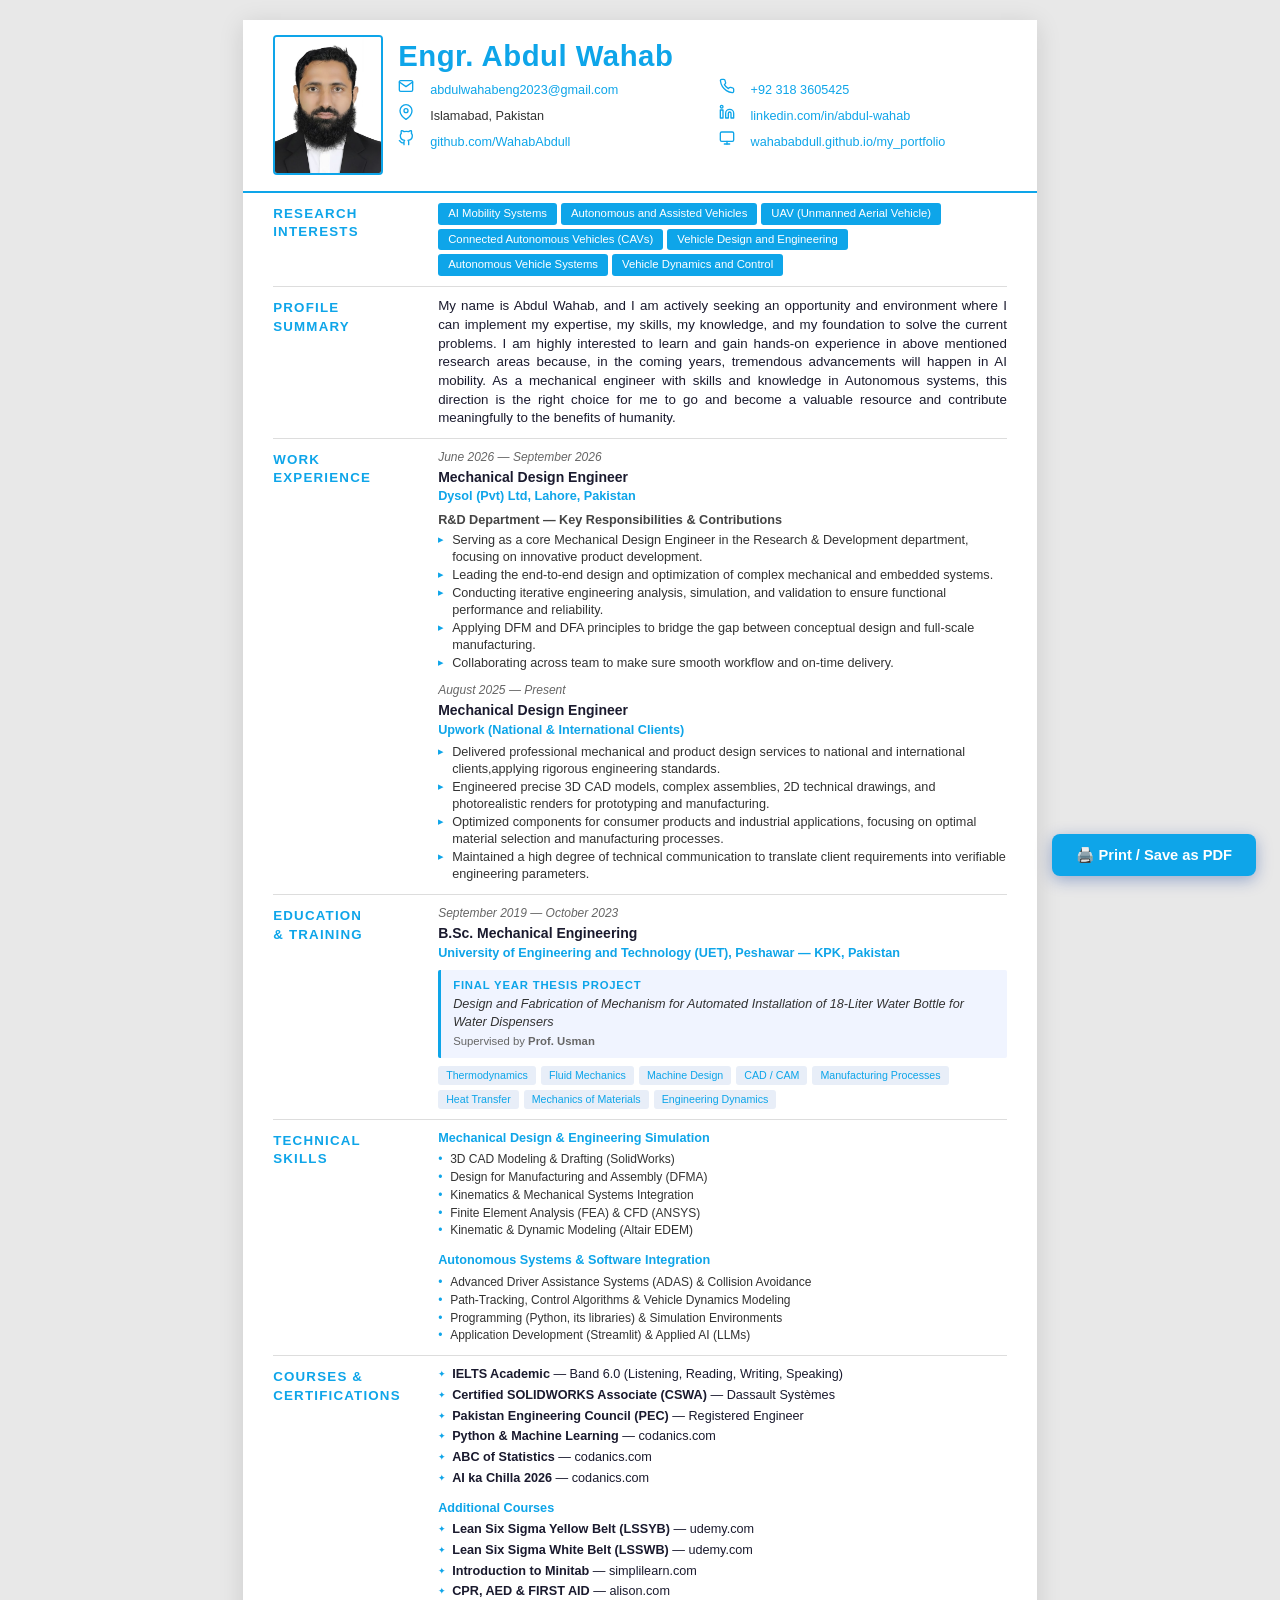
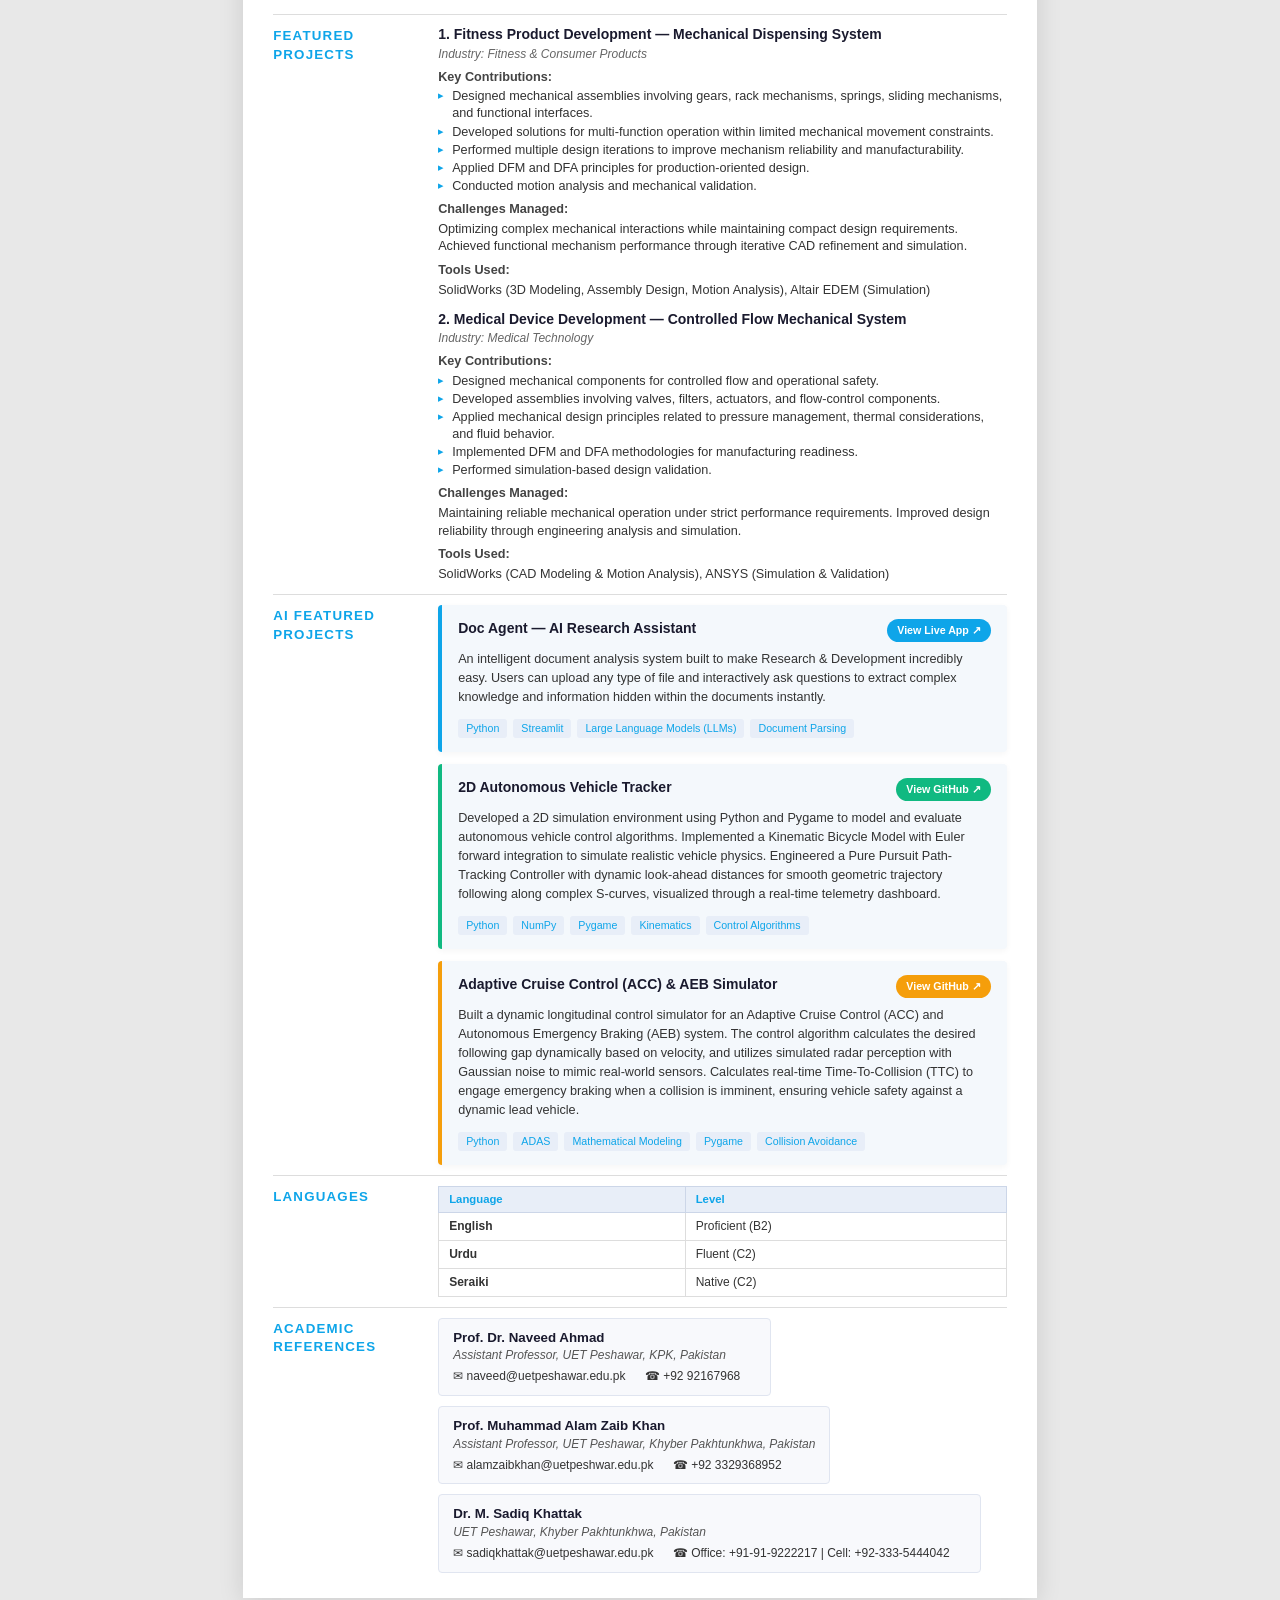
<file: assets/files/abdul_wahab_cv1.html>
<!DOCTYPE html>
<html lang="en">

<head>
    <meta charset="UTF-8">
    <meta name="viewport" content="width=device-width, initial-scale=1.0">
    <!-- <title>Europass CV — Engr. Abdul Wahab</title> -->
    <style>
        /* ===== RESET & BASE ===== */
        *,
        *::before,
        *::after {
            margin: 0;
            padding: 0;
            box-sizing: border-box;
        }

        @page {
            size: A4;
            margin: 15mm;
        }

        body {
            font-family: 'Segoe UI', Arial, Helvetica, sans-serif;
            font-size: 10pt;
            color: #1a1a2e;
            background: #e8e8e8;
            line-height: 1.4;
            -webkit-print-color-adjust: exact;
            print-color-adjust: exact;
        }

        /* ===== PAGE CONTAINER ===== */
        .cv-page {
            width: 210mm;
            min-height: 297mm;
            margin: 20px auto;
            background: #fff;
            box-shadow: 0 4px 24px rgba(0, 0, 0, 0.12);
            padding: 0;
            overflow: hidden;
        }

        @media print {
            body {
                background: #fff;
            }

            .cv-page {
                width: auto;
                min-height: auto;
                margin: 0;
                box-shadow: none;
                page-break-after: always;
                overflow: visible !important;
            }

            .no-print {
                display: none !important;
            }
        }

        /* ===== EUROPASS HEADER BAR ===== */
        .europass-header {
            background: #0ea5e9;
            color: #fff;
            padding: 8px 30px;
            display: flex;
            align-items: center;
            justify-content: space-between;
            font-size: 9pt;
        }

        .europass-header .europass-logo {
            font-weight: 700;
            font-size: 13pt;
            letter-spacing: 3px;
            text-transform: uppercase;
        }

        .europass-header .europass-sub {
            font-size: 8.5pt;
            opacity: 0.85;
            letter-spacing: 0.5px;
        }

        /* ===== PERSONAL INFO SECTION ===== */
        .personal-section {
            display: flex;
            padding: 15px 30px 10px 30px;
            gap: 15px;
            border-bottom: 2.5px solid #0ea5e9;
        }

        .photo-col {
            flex-shrink: 0;
        }

        .photo-col img {
            width: 110px;
            height: 140px;
            object-fit: cover;
            object-position: top;
            border: 2px solid #0ea5e9;
            border-radius: 4px;
        }

        .info-col {
            flex: 1;
        }

        .cv-name {
            font-size: 22pt;
            font-weight: 700;
            color: #0ea5e9;
            margin-bottom: 2px;
            letter-spacing: 0.5px;
        }

        .cv-title-line {
            font-size: 11pt;
            color: #555;
            font-style: italic;
            margin-bottom: 12px;
        }

        .info-grid {
            display: grid;
            grid-template-columns: 1fr 1fr;
            gap: 4px 32px;
        }

        .info-item {
            display: flex;
            align-items: baseline;
            gap: 8px;
            font-size: 9.5pt;
        }

        .info-label {
            font-weight: 600;
            color: #0ea5e9;
            min-width: 24px;
            flex-shrink: 0;
            display: flex;
            align-items: center;
        }

        .info-value {
            color: #333;
        }

        .info-value a {
            color: #0ea5e9;
            text-decoration: none;
        }

        .info-value a:hover {
            text-decoration: underline;
        }

        /* ===== MAIN CV BODY ===== */
        .cv-body {
            padding: 0 30px 15px 30px;
        }

        /* ===== SECTION LAYOUT (Europass two-column) ===== */
        .cv-section {
            display: grid;
            grid-template-columns: 150px 1fr;
            gap: 0 15px;
            padding: 10px 0;
            border-bottom: 1px solid #ddd;
        }

        .cv-section:last-child {
            border-bottom: none;
        }

        .section-label {
            font-size: 10pt;
            font-weight: 700;
            color: #0ea5e9;
            text-transform: uppercase;
            letter-spacing: 1.2px;
            padding-top: 2px;
        }

        .section-content {
            font-size: 10pt;
        }

        /* ===== EXPERIENCE ENTRY ===== */
        .entry {
            margin-bottom: 10px;
        }

        .entry:last-child {
            margin-bottom: 0;
        }

        .entry-date {
            font-size: 9pt;
            color: #666;
            margin-bottom: 2px;
            font-style: italic;
        }

        .entry-role {
            font-size: 10.5pt;
            font-weight: 700;
            color: #1a1a2e;
            margin-bottom: 1px;
        }

        .entry-org {
            font-size: 9.5pt;
            color: #0ea5e9;
            font-weight: 600;
            margin-bottom: 4px;
        }

        .entry-sub {
            font-size: 9.5pt;
            font-weight: 600;
            color: #444;
            margin-top: 6px;
            margin-bottom: 2px;
        }

        .entry-details {
            list-style: none;
            padding: 0;
        }

        .entry-details li {
            font-size: 9.5pt;
            color: #333;
            padding-left: 14px;
            position: relative;
            margin-bottom: 1px;
            line-height: 1.35;
        }

        .entry-details li::before {
            content: "▸";
            position: absolute;
            left: 0;
            color: #0ea5e9;
            font-size: 8pt;
        }

        /* ===== EDUCATION ===== */
        .edu-thesis {
            background: #f0f4ff;
            border-left: 3px solid #0ea5e9;
            padding: 8px 12px;
            margin-top: 8px;
            border-radius: 2px;
        }

        .edu-thesis-label {
            font-size: 8.5pt;
            font-weight: 700;
            color: #0ea5e9;
            text-transform: uppercase;
            letter-spacing: 0.8px;
        }

        .edu-thesis-title {
            font-size: 9.5pt;
            font-style: italic;
            color: #333;
            margin-top: 2px;
        }

        .edu-thesis-sup {
            font-size: 8.5pt;
            color: #666;
            margin-top: 2px;
        }

        .coursework-tags {
            display: flex;
            flex-wrap: wrap;
            gap: 5px;
            margin-top: 8px;
        }

        .coursework-tag {
            background: #e8eef8;
            color: #0ea5e9;
            font-size: 8pt;
            padding: 2px 8px;
            border-radius: 3px;
            font-weight: 500;
        }

        /* ===== SKILLS ===== */
        .skills-grid {
            display: grid;
            grid-template-columns: 1fr 1fr;
            gap: 10px;
        }

        .skill-group h4 {
            font-size: 9.5pt;
            font-weight: 700;
            color: #0ea5e9;
            margin-bottom: 4px;
        }

        .skill-group ul {
            list-style: none;
            padding: 0;
        }

        .skill-group ul li {
            font-size: 9pt;
            color: #333;
            padding-left: 12px;
            position: relative;
            margin-bottom: 1px;
        }

        .skill-group ul li::before {
            content: "•";
            position: absolute;
            left: 0;
            color: #0ea5e9;
        }

        /* ===== CERTIFICATIONS ===== */
        .cert-list {
            list-style: none;
            padding: 0;
        }

        .cert-list li {
            font-size: 9.5pt;
            padding-left: 14px;
            position: relative;
            margin-bottom: 3px;
        }

        .cert-list li::before {
            content: "✦";
            position: absolute;
            left: 0;
            color: #0ea5e9;
            font-size: 7pt;
            top: 2px;
        }

        .cert-list li strong {
            color: #1a1a2e;
        }

        /* ===== RESEARCH INTERESTS ===== */
        .interest-tags {
            display: flex;
            flex-wrap: wrap;
            gap: 4px;
        }

        .interest-tag {
            background: #0ea5e9;
            color: #fff;
            font-size: 8.5pt;
            padding: 3px 10px;
            border-radius: 3px;
            font-weight: 500;
        }

        /* ===== LANGUAGE BAR ===== */
        .lang-table {
            width: 100%;
            border-collapse: collapse;
            font-size: 9pt;
        }

        .lang-table th {
            background: #e8eef8;
            color: #0ea5e9;
            font-weight: 600;
            padding: 5px 10px;
            text-align: left;
            border: 1px solid #ccd6e8;
            font-size: 8.5pt;
        }

        .lang-table td {
            padding: 5px 10px;
            border: 1px solid #ddd;
            color: #333;
        }

        /* ===== REFERENCES ===== */
        .ref-card {
            background: #f8f9fc;
            border: 1px solid #e0e5f0;
            border-radius: 4px;
            padding: 10px 14px;
            display: inline-block;
        }

        .ref-name {
            font-weight: 700;
            font-size: 10pt;
            color: #1a1a2e;
        }

        .ref-title {
            font-size: 9pt;
            color: #555;
            font-style: italic;
        }

        .ref-contact-info {
            font-size: 9pt;
            color: #333;
            margin-top: 4px;
        }

        .ref-contact-info span {
            display: inline-block;
            margin-right: 16px;
        }

        /* ===== FOOTER ===== */
        .cv-footer {
            text-align: center;
            font-size: 7.5pt;
            color: #999;
            padding: 12px 30px;
            border-top: 1px solid #e0e0e0;
        }

        /* ===== PRINT BUTTON ===== */
        .print-btn {
            position: fixed;
            bottom: 24px;
            right: 24px;
            background: #0ea5e9;
            color: #fff;
            border: none;
            padding: 12px 24px;
            border-radius: 8px;
            font-size: 11pt;
            font-weight: 600;
            cursor: pointer;
            box-shadow: 0 4px 16px rgba(0, 51, 153, 0.35);
            transition: all 0.2s;
            z-index: 999;
        }

        .print-btn:hover {
            background: #0ea5e9;
            transform: translateY(-2px);
            box-shadow: 0 6px 20px rgba(0, 51, 153, 0.45);
        }
    </style>
</head>

<body>

    <!-- Print Button -->
    <button class="print-btn no-print" onclick="window.print()">🖨️ Print / Save as PDF</button>

    <!-- PAGE 1 -->
    <div class="cv-page">

        <!-- Personal Information -->
        <div class="personal-section">
            <div class="photo-col">
                <img src="../images/profile.png" alt="Engr. Abdul Wahab">
            </div>
            <div class="info-col">
                <div class="cv-name">Engr. Abdul Wahab</div>
                <!-- <div class="cv-title-line">Mechanical Design Engineer &amp; Product Designer</div> -->
                <div class="info-grid">
                    <div class="info-item">
                        <span class="info-label" title="Email"><svg width="16" height="16" viewBox="0 0 24 24"
                                fill="none" stroke="currentColor" stroke-width="2" stroke-linecap="round"
                                stroke-linejoin="round">
                                <path d="M4 4h16c1.1 0 2 .9 2 2v12c0 1.1-.9 2-2 2H4c-1.1 0-2-.9-2-2V6c0-1.1.9-2 2-2z">
                                </path>
                                <polyline points="22,6 12,13 2,6"></polyline>
                            </svg></span>
                        <span class="info-value"><a
                                href="mailto:abdulwahabeng2023@gmail.com">abdulwahabeng2023@gmail.com</a></span>
                    </div>
                    <div class="info-item">
                        <span class="info-label" title="Phone"><svg width="16" height="16" viewBox="0 0 24 24"
                                fill="none" stroke="currentColor" stroke-width="2" stroke-linecap="round"
                                stroke-linejoin="round">
                                <path
                                    d="M22 16.92v3a2 2 0 0 1-2.18 2 19.79 19.79 0 0 1-8.63-3.07 19.5 19.5 0 0 1-6-6 19.79 19.79 0 0 1-3.07-8.67A2 2 0 0 1 4.11 2h3a2 2 0 0 1 2 1.72 12.84 12.84 0 0 0 .7 2.81 2 2 0 0 1-.45 2.11L8.09 9.91a16 16 0 0 0 6 6l1.27-1.27a2 2 0 0 1 2.11-.45 12.84 12.84 0 0 0 2.81.7A2 2 0 0 1 22 16.92z">
                                </path>
                            </svg></span>
                        <span class="info-value"><a href="https://wa.me/923183605425">+92 318 3605425</a></span>
                    </div>
                    <div class="info-item">
                        <span class="info-label" title="Address"><svg width="16" height="16" viewBox="0 0 24 24"
                                fill="none" stroke="currentColor" stroke-width="2" stroke-linecap="round"
                                stroke-linejoin="round">
                                <path d="M21 10c0 7-9 13-9 13s-9-6-9-13a9 9 0 0 1 18 0z"></path>
                                <circle cx="12" cy="10" r="3"></circle>
                            </svg></span>
                        <span class="info-value">Islamabad, Pakistan</span>
                    </div>
                    <div class="info-item">
                        <span class="info-label" title="LinkedIn"><svg width="16" height="16" viewBox="0 0 24 24"
                                fill="none" stroke="currentColor" stroke-width="2" stroke-linecap="round"
                                stroke-linejoin="round">
                                <path
                                    d="M16 8a6 6 0 0 1 6 6v7h-4v-7a2 2 0 0 0-2-2 2 2 0 0 0-2 2v7h-4v-7a6 6 0 0 1 6-6z">
                                </path>
                                <rect x="2" y="9" width="4" height="12"></rect>
                                <circle cx="4" cy="4" r="2"></circle>
                            </svg></span>
                        <span class="info-value"><a href="https://www.linkedin.com/in/abdul-wahab-4085b72b0/"
                                target="_blank">linkedin.com/in/abdul-wahab</a></span>
                    </div>
                    <div class="info-item">
                        <span class="info-label" title="GitHub"><svg width="16" height="16" viewBox="0 0 24 24"
                                fill="none" stroke="currentColor" stroke-width="2" stroke-linecap="round"
                                stroke-linejoin="round">
                                <path
                                    d="M9 19c-5 1.5-5-2.5-7-3m14 6v-3.87a3.37 3.37 0 0 0-.94-2.61c3.14-.35 6.44-1.54 6.44-7A5.44 5.44 0 0 0 20 4.77 5.07 5.07 0 0 0 19.91 1S18.73.65 16 2.48a13.38 13.38 0 0 0-7 0C6.27.65 5.09 1 5.09 1A5.07 5.07 0 0 0 5 4.77a5.44 5.44 0 0 0-1.5 3.78c0 5.42 3.3 6.61 6.44 7A3.37 3.37 0 0 0 9 18.13V22">
                                </path>
                            </svg></span>
                        <span class="info-value"><a href="https://github.com/WahabAbdull"
                                target="_blank">github.com/WahabAbdull</a></span>
                    </div>
                    <div class="info-item">
                        <span class="info-label" title="Portfolio"><svg width="16" height="16" viewBox="0 0 24 24"
                                fill="none" stroke="currentColor" stroke-width="2" stroke-linecap="round"
                                stroke-linejoin="round">
                                <rect x="2" y="3" width="20" height="14" rx="2" ry="2"></rect>
                                <line x1="8" y1="21" x2="16" y2="21"></line>
                                <line x1="12" y1="17" x2="12" y2="21"></line>
                            </svg></span>
                        <span class="info-value"><a href="https://wahababdull.github.io/my_portfolio/"
                                target="_blank">wahababdull.github.io/my_portfolio</a></span>
                    </div>
                </div>
            </div>
        </div>

        <!-- CV BODY -->
        <div class="cv-body">

            <!-- RESEARCH INTERESTS -->
            <div class="cv-section">
                <div class="section-label">Research<br>Interests</div>
                <div class="section-content">
                    <div class="interest-tags">
                        <span class="interest-tag">AI Mobility Systems</span>
                        <span class="interest-tag">Autonomous and Assisted Vehicles</span>
                        <span class="interest-tag">UAV (Unmanned Aerial Vehicle)</span>
                        <span class="interest-tag">Connected Autonomous Vehicles (CAVs)</span>
                        <span class="interest-tag">Vehicle Design and Engineering</span>
                        <span class="interest-tag">Autonomous Vehicle Systems</span>
                        <span class="interest-tag">Vehicle Dynamics and Control</span>
                    </div>
                </div>
            </div>

            <!-- PROFILE SUMMARY -->
            <div class="cv-section">
                <div class="section-label">Profile<br>Summary</div>
                <div class="section-content">
                    <p style="text-align: justify;">
                        My name is Abdul Wahab, and I am actively seeking an opportunity and environment where I can
                        implement my expertise, my skills, my knowledge, and my foundation to solve the current
                        problems. I am highly interested
                        to learn and gain hands-on experience in above mentioned research areas because, in the coming
                        years,
                        tremendous advancements will happen in AI mobility. As a mechanical
                        engineer with skills and knowledge in Autonomous systems, this direction is the right choice for
                        me to go
                        and become a valuable resource and contribute meaningfully to the benefits of humanity.
                    </p>
                </div>
            </div>

            <!-- WORK EXPERIENCE -->
            <div class="cv-section">
                <div class="section-label">Work<br>Experience</div>
                <div class="section-content">

                    <!-- Dysol -->
                    <div class="entry">
                        <div class="entry-date">June 2026 — September 2026</div>
                        <div class="entry-role">Mechanical Design Engineer</div>
                        <div class="entry-org">Dysol (Pvt) Ltd, Lahore, Pakistan</div>

                        <div class="entry-sub">R&amp;D Department — Key Responsibilities &amp; Contributions</div>
                        <ul class="entry-details">
                            <li>Serving as a core Mechanical Design Engineer in the Research &amp; Development
                                department, focusing on innovative product development.</li>
                            <li>Leading the end-to-end design and optimization of complex mechanical and
                                embedded systems.</li>
                            <li>Conducting iterative engineering analysis, simulation, and validation to ensure
                                functional performance and reliability.</li>
                            <li>Applying DFM and DFA principles to bridge the gap between conceptual design and
                                full-scale manufacturing.</li>
                            <li>Collaborating across team to make sure smooth workflow and on-time delivery.</li>
                        </ul>
                    </div>

                    <!-- Freelance -->
                    <div class="entry">
                        <div class="entry-date">August 2025 — Present</div>
                        <div class="entry-role">Mechanical Design Engineer</div>
                        <div class="entry-org">Upwork (National & International Clients)</div>
                        <ul class="entry-details">
                            <li>Delivered professional mechanical and product design services to national and
                                international clients,applying rigorous engineering standards.</li>
                            <li>Engineered precise 3D CAD models, complex assemblies, 2D technical drawings, and
                                photorealistic renders for prototyping and manufacturing.</li>
                            <li>Optimized components for consumer products and industrial applications, focusing on
                                optimal material selection and manufacturing processes.</li>
                            <li>Maintained a high degree of technical communication to translate client requirements
                                into verifiable engineering parameters.</li>
                        </ul>
                    </div>

                    <!-- Self-Employed -->
                    <!-- <div class="entry">
                        <div class="entry-date">December 2021 — Present</div>
                        <div class="entry-role">Mechanical Design Engineer — Self-Employed</div>
                        <div class="entry-org">Islamabad, Pakistan</div>
                        <ul class="entry-details">
                            <li>Executed end-to-end design of precise 3D mechanical parts and production-ready drawings
                                using SolidWorks.</li>
                            <li>Completed comprehensive industrial projects including Centrifugal Pumps, Shell-and-Tube
                                Heat Exchangers, and Parabolic Troughs.</li>
                            <li>Developed consumer-oriented designs (Mixture Machines, Helmets, UV-C Toothbrushes) with
                                a focus on functional ergonomics and hygiene.</li>
                            <li>Validated manufacturability, dimensional accuracy, and functional performance through
                                iterative design review.</li>
                        </ul>
                    </div> -->

                </div>
            </div>

            <!-- EDUCATION -->
            <div class="cv-section">
                <div class="section-label">Education<br>&amp; Training</div>
                <div class="section-content">
                    <div class="entry">
                        <div class="entry-date">September 2019 — October 2023</div>
                        <div class="entry-role">B.Sc. Mechanical Engineering</div>
                        <div class="entry-org">University of Engineering and Technology (UET), Peshawar — KPK, Pakistan
                        </div>

                        <div class="edu-thesis">
                            <div class="edu-thesis-label">Final Year Thesis Project</div>
                            <div class="edu-thesis-title">Design and Fabrication of Mechanism for Automated Installation
                                of 18-Liter Water Bottle for Water Dispensers</div>
                            <div class="edu-thesis-sup">Supervised by <strong>Prof. Usman</strong></div>
                        </div>

                        <div class="coursework-tags">
                            <span class="coursework-tag">Thermodynamics</span>
                            <span class="coursework-tag">Fluid Mechanics</span>
                            <span class="coursework-tag">Machine Design</span>
                            <span class="coursework-tag">CAD / CAM</span>
                            <span class="coursework-tag">Manufacturing Processes</span>
                            <span class="coursework-tag">Heat Transfer</span>
                            <span class="coursework-tag">Mechanics of Materials</span>
                            <span class="coursework-tag">Engineering Dynamics</span>
                        </div>
                    </div>
                </div>
            </div>

            <!-- TECHNICAL SKILLS -->
            <div class="cv-section">
                <div class="section-label">Technical<br>Skills</div>
                <div class="section-content">
                    <div class="skills-grid" style="grid-template-columns: 1fr; gap: 12px;">
                        <div class="skill-group">
                            <h4>Mechanical Design &amp; Engineering Simulation</h4>
                            <ul>
                                <li>3D CAD Modeling &amp; Drafting (SolidWorks)</li>
                                <li>Design for Manufacturing and Assembly (DFMA)</li>
                                <li>Kinematics &amp; Mechanical Systems Integration</li>
                                <li>Finite Element Analysis (FEA) &amp; CFD (ANSYS)</li>
                                <li>Kinematic &amp; Dynamic Modeling (Altair EDEM)</li>
                            </ul>
                        </div>
                        <div class="skill-group">
                            <h4>Autonomous Systems &amp; Software Integration</h4>
                            <ul>
                                <li>Advanced Driver Assistance Systems (ADAS) &amp; Collision Avoidance</li>
                                <li>Path-Tracking, Control Algorithms &amp; Vehicle Dynamics Modeling</li>
                                <li>Programming (Python, its libraries) &amp; Simulation Environments</li>
                                <li>Application Development (Streamlit) &amp; Applied AI (LLMs)</li>
                            </ul>
                        </div>
                    </div>
                </div>
            </div>

            <!-- CERTIFICATIONS -->
            <div class="cv-section">
                <div class="section-label">Courses &amp;<br>Certifications</div>
                <div class="section-content">
                    <ul class="cert-list">
                        <li><strong>IELTS Academic</strong> — Band 6.0 (Listening, Reading, Writing, Speaking)</li>
                        <li><strong>Certified SOLIDWORKS Associate (CSWA)</strong> — Dassault Systèmes</li>
                        <li><strong>Pakistan Engineering Council (PEC)</strong> — Registered Engineer</li>
                        <li><strong>Python &amp; Machine Learning</strong> — codanics.com</li>
                        <li><strong>ABC of Statistics</strong> — codanics.com</li>
                        <li><strong>AI ka Chilla 2026</strong> — codanics.com</li>
                    </ul>
                    <h4
                        style="font-size: 9.5pt; font-weight: 700; color: #0ea5e9; margin-top: 12px; margin-bottom: 4px;">
                        Additional Courses</h4>
                    <ul class="cert-list">
                        <li><strong>Lean Six Sigma Yellow Belt (LSSYB)</strong> — udemy.com</li>
                        <li><strong>Lean Six Sigma White Belt (LSSWB)</strong> — udemy.com</li>
                        <li><strong>Introduction to Minitab</strong> — simplilearn.com</li>
                        <li><strong>CPR, AED &amp; FIRST AID</strong> — alison.com</li>
                    </ul>
                </div>
            </div>

            <!-- FEATURED PROJECTS -->
            <div class="cv-section">
                <div class="section-label">Featured<br>Projects</div>
                <div class="section-content">

                    <div class="entry">
                        <div class="entry-role">1. Fitness Product Development — Mechanical Dispensing System</div>
                        <div class="entry-date">Industry: Fitness & Consumer Products</div>
                        <div class="entry-sub">Key Contributions:</div>
                        <ul class="entry-details">
                            <li>Designed mechanical assemblies involving gears, rack mechanisms, springs, sliding
                                mechanisms, and functional interfaces.</li>
                            <li>Developed solutions for multi-function operation within limited mechanical movement
                                constraints.</li>
                            <li>Performed multiple design iterations to improve mechanism reliability and
                                manufacturability.</li>
                            <li>Applied DFM and DFA principles for production-oriented design.</li>
                            <li>Conducted motion analysis and mechanical validation.</li>
                        </ul>
                        <div class="entry-sub">Challenges Managed:</div>
                        <p style="font-size: 9.5pt; color: #333; margin-bottom: 4px;">Optimizing complex mechanical
                            interactions while maintaining compact design requirements. Achieved functional mechanism
                            performance through iterative CAD refinement and simulation.</p>
                        <div class="entry-sub">Tools Used:</div>
                        <p style="font-size: 9.5pt; color: #333;">SolidWorks (3D Modeling, Assembly Design, Motion
                            Analysis), Altair EDEM (Simulation)</p>
                    </div>

                    <div class="entry">
                        <div class="entry-role">2. Medical Device Development — Controlled Flow Mechanical System</div>
                        <div class="entry-date">Industry: Medical Technology</div>
                        <div class="entry-sub">Key Contributions:</div>
                        <ul class="entry-details">
                            <li>Designed mechanical components for controlled flow and operational safety.</li>
                            <li>Developed assemblies involving valves, filters, actuators, and flow-control components.
                            </li>
                            <li>Applied mechanical design principles related to pressure management, thermal
                                considerations, and fluid behavior.</li>
                            <li>Implemented DFM and DFA methodologies for manufacturing readiness.</li>
                            <li>Performed simulation-based design validation.</li>
                        </ul>
                        <div class="entry-sub">Challenges Managed:</div>
                        <p style="font-size: 9.5pt; color: #333; margin-bottom: 4px;">Maintaining reliable mechanical
                            operation under strict performance requirements. Improved design reliability through
                            engineering analysis and simulation.</p>
                        <div class="entry-sub">Tools Used:</div>
                        <p style="font-size: 9.5pt; color: #333;">SolidWorks (CAD Modeling & Motion Analysis), ANSYS
                            (Simulation & Validation)</p>
                    </div>



                </div>
            </div>

            <!-- AI FEATURED PROJECTS -->
            <div class="cv-section">
                <div class="section-label">AI Featured<br>Projects</div>
                <div class="section-content">
                    <div
                        style="background: #f4f8fc; border-left: 4px solid #0ea5e9; padding: 14px 16px; border-radius: 4px; box-shadow: 0 2px 6px rgba(0,0,0,0.04);">
                        <div
                            style="display: flex; justify-content: space-between; align-items: flex-start; margin-bottom: 8px;">
                            <div style="font-size: 10.5pt; font-weight: 700; color: #1a1a2e;">Doc Agent — AI Research
                                Assistant</div>
                            <a href="https://doc-agent-use-me.streamlit.app/" target="_blank"
                                style="background: #0ea5e9; color: #fff; text-decoration: none; font-size: 8pt; padding: 4px 10px; border-radius: 12px; font-weight: 600; flex-shrink: 0; margin-left: 10px;">View
                                Live App ↗</a>
                        </div>
                        <p style="font-size: 9.5pt; color: #333; margin-bottom: 12px; line-height: 1.5;">
                            An intelligent document analysis system built to make Research &amp; Development incredibly
                            easy.
                            Users can upload any type of file and interactively ask questions to extract complex
                            knowledge and information hidden within the documents instantly.
                        </p>
                        <div style="display: flex; gap: 6px; flex-wrap: wrap;">
                            <span class="coursework-tag">Python</span>
                            <span class="coursework-tag">Streamlit</span>
                            <span class="coursework-tag">Large Language Models (LLMs)</span>
                            <span class="coursework-tag">Document Parsing</span>
                        </div>
                    </div>

                    <div
                        style="background: #f4f8fc; border-left: 4px solid #10b981; padding: 14px 16px; border-radius: 4px; box-shadow: 0 2px 6px rgba(0,0,0,0.04); margin-top: 12px;">
                        <div
                            style="display: flex; justify-content: space-between; align-items: flex-start; margin-bottom: 8px;">
                            <div style="font-size: 10.5pt; font-weight: 700; color: #1a1a2e;">2D Autonomous Vehicle
                                Tracker</div>
                            <a href="https://github.com/WahabAbdull/av_tracker" target="_blank"
                                style="background: #10b981; color: #fff; text-decoration: none; font-size: 8pt; padding: 4px 10px; border-radius: 12px; font-weight: 600; flex-shrink: 0; margin-left: 10px;">View
                                GitHub ↗</a>
                        </div>
                        <p style="font-size: 9.5pt; color: #333; margin-bottom: 12px; line-height: 1.5;">
                            Developed a 2D simulation environment using Python and Pygame to model and evaluate
                            autonomous vehicle control algorithms. Implemented a Kinematic Bicycle Model with Euler
                            forward integration to simulate realistic vehicle physics. Engineered a Pure Pursuit
                            Path-Tracking Controller with dynamic look-ahead distances for smooth geometric trajectory
                            following along complex S-curves, visualized through a real-time telemetry dashboard.
                        </p>
                        <div style="display: flex; gap: 6px; flex-wrap: wrap;">
                            <span class="coursework-tag">Python</span>
                            <span class="coursework-tag">NumPy</span>
                            <span class="coursework-tag">Pygame</span>
                            <span class="coursework-tag">Kinematics</span>
                            <span class="coursework-tag">Control Algorithms</span>
                        </div>
                    </div>

                    <div
                        style="background: #f4f8fc; border-left: 4px solid #f59e0b; padding: 14px 16px; border-radius: 4px; box-shadow: 0 2px 6px rgba(0,0,0,0.04); margin-top: 12px;">
                        <div
                            style="display: flex; justify-content: space-between; align-items: flex-start; margin-bottom: 8px;">
                            <div style="font-size: 10.5pt; font-weight: 700; color: #1a1a2e;">Adaptive Cruise Control
                                (ACC) &amp; AEB Simulator</div>
                            <a href="https://github.com/WahabAbdull/acc_simulation" target="_blank"
                                style="background: #f59e0b; color: #fff; text-decoration: none; font-size: 8pt; padding: 4px 10px; border-radius: 12px; font-weight: 600; flex-shrink: 0; margin-left: 10px;">View
                                GitHub ↗</a>
                        </div>
                        <p style="font-size: 9.5pt; color: #333; margin-bottom: 12px; line-height: 1.5;">
                            Built a dynamic longitudinal control simulator for an Adaptive Cruise Control (ACC) and
                            Autonomous Emergency Braking (AEB) system. The control algorithm calculates the desired
                            following gap dynamically based on velocity, and utilizes simulated radar perception with
                            Gaussian noise to mimic real-world sensors. Calculates real-time Time-To-Collision (TTC) to
                            engage emergency braking when a collision is imminent, ensuring vehicle safety against a
                            dynamic lead vehicle.
                        </p>
                        <div style="display: flex; gap: 6px; flex-wrap: wrap;">
                            <span class="coursework-tag">Python</span>
                            <span class="coursework-tag">ADAS</span>
                            <span class="coursework-tag">Mathematical Modeling</span>
                            <span class="coursework-tag">Pygame</span>
                            <span class="coursework-tag">Collision Avoidance</span>
                        </div>
                    </div>
                </div>
            </div>

            <!-- LANGUAGES -->
            <div class="cv-section">
                <div class="section-label">Languages</div>
                <div class="section-content">
                    <table class="lang-table">
                        <thead>
                            <tr>
                                <th>Language</th>
                                <th>Level</th>
                                <!-- <th>Listening</th>
                                <th>Reading</th>
                                <th>Speaking</th>
                                <th>Writing</th> -->
                            </tr>
                        </thead>
                        <tbody>
                            <tr>
                                <td><strong>English</strong></td>
                                <td>Proficient (B2)</td>
                                <!-- <td>Proficient (B2)</td>
                                <td>Proficient (B2)</td>
                                <td>Proficient (B2)</td> -->
                            </tr>
                            <tr>
                                <td><strong>Urdu</strong></td>
                                <td>Fluent (C2)</td>
                                <!-- <td>Native (C2)</td>
                                <td>Native (C2)</td>
                                <td>Native (C2)</td> -->
                            </tr>
                            <tr>
                                <td><strong>Seraiki</strong></td>
                                <td>Native (C2)</td>
                                <!-- <td>Native (C2)</td>
                                <td>Native (C2)</td>
                                <td>Intermediate (B1)</td> -->
                            </tr>
                        </tbody>
                    </table>
                </div>
            </div>

            <!-- REFERENCES -->
            <div class="cv-section">
                <div class="section-label">Academic<br>References</div>
                <div class="section-content">
                    <div class="ref-card" style="margin-bottom: 10px;">
                        <div class="ref-name">Prof. Dr. Naveed Ahmad</div>
                        <div class="ref-title">Assistant Professor, UET Peshawar, KPK, Pakistan</div>
                        <div class="ref-contact-info">
                            <span>✉ naveed@uetpeshawar.edu.pk</span>
                            <span>☎ +92 92167968</span>
                        </div>
                    </div>
                    <div class="ref-card" style="margin-bottom: 10px;">
                        <div class="ref-name">Prof. Muhammad Alam Zaib Khan</div>
                        <div class="ref-title">Assistant Professor, UET Peshawar, Khyber Pakhtunkhwa, Pakistan</div>
                        <div class="ref-contact-info">
                            <span>✉ alamzaibkhan@uetpeshwar.edu.pk</span>
                            <span>☎ +92 3329368952</span>
                        </div>
                    </div>
                    <div class="ref-card">
                        <div class="ref-name">Dr. M. Sadiq Khattak</div>
                        <div class="ref-title">UET Peshawar, Khyber Pakhtunkhwa, Pakistan</div>
                        <div class="ref-contact-info">
                            <span>✉ sadiqkhattak@uetpeshawar.edu.pk</span>
                            <span>☎ Office: +91-91-9222217 | Cell: +92-333-5444042</span>
                        </div>
                    </div>
                </div>
            </div>

        </div>

    </div>

</body>

</html>
</file>
